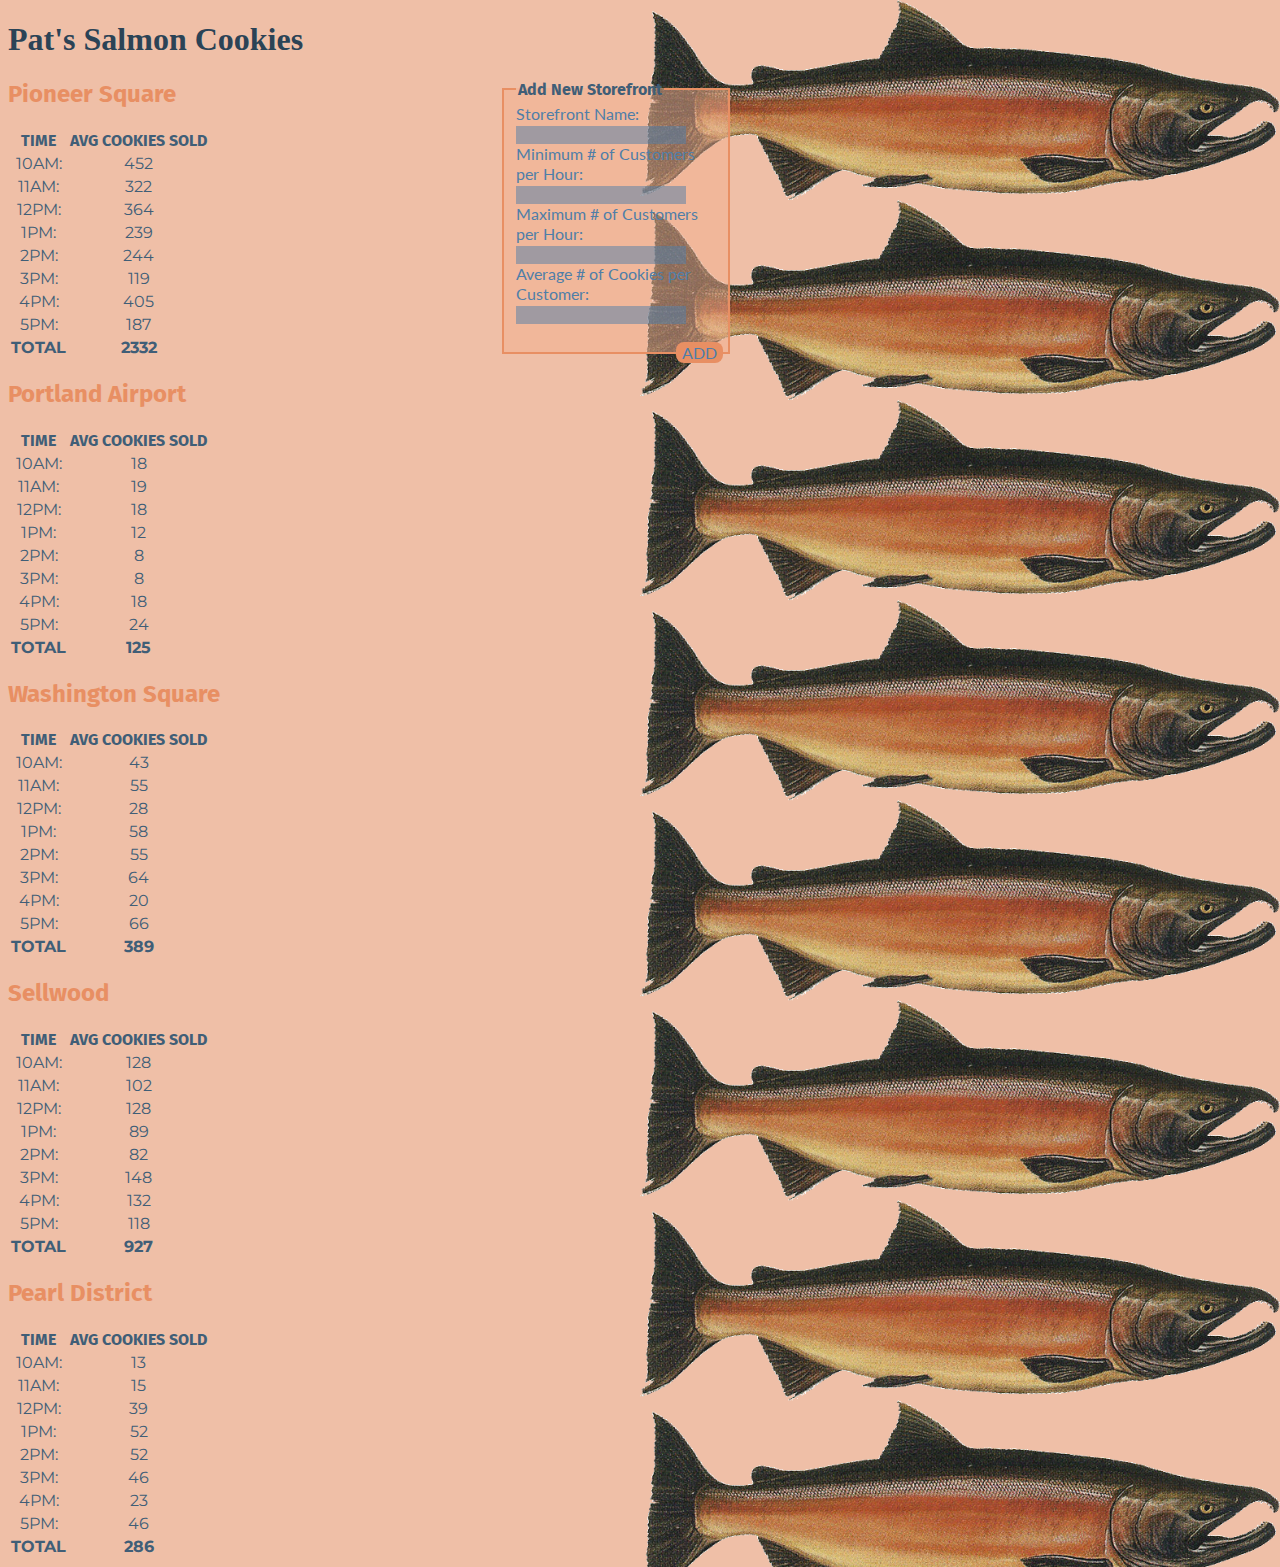
<file: index.html>
<!DOCTYPE HTML>
<html>
<head>
  <link rel = "stylesheet" type = "text/css" href = "style.css"/>
  <link rel = "stylesheet" type = "text/css" href = "form.css"/>
  <title>
    Pat's Fish Cookies
  </title>
</head>
<body>
  <h1> Pat's Salmon Cookies </h1>
  <form name=newStoreFront>
    <fieldset>
      <legend>Add New Storefront</legend>
      <label>Storefront Name:<br/>
        <input type="text" name="name"/></label><br/>
        <label>Minimum # of Customers per Hour:<br/>
          <input type="number" name="min" /></label><br/>
          <label>Maximum # of Customers per Hour:<br/>
            <input type="number" name="max" /></label><br/>
            <label>Average # of Cookies per Customer:</br>
              <input type="number" name="avg" /></label><br/>
              <br>
              <input type="button" value="ADD" onclick="addStoreFront()">
            </fieldset>
          </form>
          <div id = writeTables></div>

          <script type="text/javascript" src="fish.js"></script>
        </body>
        </html>
</file>
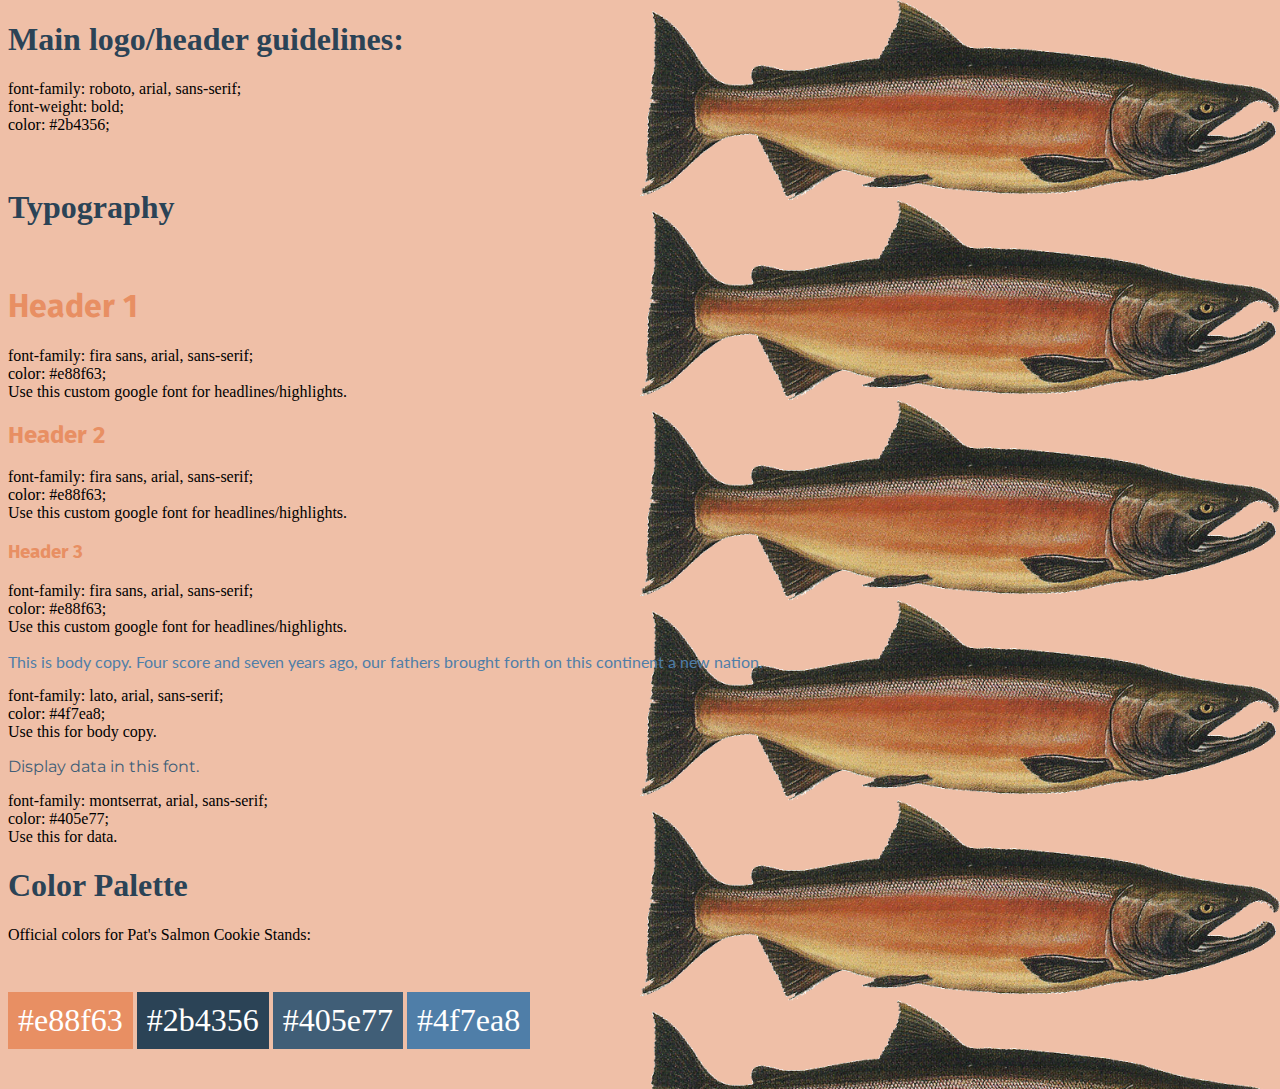
<file: styleguide.html>
<!-- A custom Google font for highlights
A specified standard san-serif web font for data (such as Arial, Verdana, or Helvetica)
A specified standard serif web font for text (such as Georgia, Times, etc.)
Specified different font colors for all three font usages
A background color for the default page background (make sure font colors have good contrast and are readable on this background)
A different background color for elements such as boxes and tables (so make sure the font colors contrast against this well, too!)
Anything else you'd like to add related to style. But remember: simplicity, clarity, and consistency are good things in design. -->

<!DOCTYPE HTML>
<html>
  <head>
    <title> styleguide </title>
    <link rel = "stylesheet" type = "text/css" href = "style.css"/>
  </head>

  <body>
    <h1>Main logo/header guidelines:</h1>
    <p>font-family: roboto, arial, sans-serif;<br>
    font-weight: bold;<br>
    color: #2b4356;<br></p>
    <br>

    <h1>Typography</h1>
    <br>

    <h1 class = "head1 color1">Header 1</h1>
    <p>font-family: fira sans, arial, sans-serif;<br>
    color: #e88f63;<br>
    Use this custom google font for headlines/highlights.</p>

    <h2 class ="head1 color1">Header 2</h2>
    <p>font-family: fira sans, arial, sans-serif;<br>
    color: #e88f63;<br>
    Use this custom google font for headlines/highlights.</p>

    <h3 class ="head1 color1">Header 3</h3>
    <p>font-family: fira sans, arial, sans-serif;<br>
    color: #e88f63;<br>
    Use this custom google font for headlines/highlights.</p>

    <p class = "bodycopy"> This is body copy. Four score and seven years ago, our fathers brought forth on this continent a new nation.</p>
    <p>font-family: lato, arial, sans-serif;<br>
    color: #4f7ea8;<br>
    Use this for body copy.</p>

    <p class = "data"> Display data in this font.</p>
    <p>font-family: montserrat, arial, sans-serif;<br>
    color: #405e77;<br>
    Use this for data.</p>

    <h1> Color Palette</h1>
  <p>Official colors for Pat's Salmon Cookie Stands:</p>
  <p class="theme1 theme2"> #e88f63</p>
  <p class="theme1 theme3"> #2b4356</p>
  <p class="theme1 theme4"> #405e77</p>
  <p class="theme1 theme5"> #4f7ea8</p>



  </body>
</html>
</file>
<file: style.css>
@import url('https://fonts.googleapis.com/css?family=Homemade+Apple|Fira+Sans|Lato|Montserrat');

body {
  background-color: #efbfa7;
  background-image: url("salmon.png");
  background-repeat: repeat-y;
  background-position: right top;
  background-size: 50%;
  background-attachment: scroll;
}

h1{
  font-family: "Homemade Apple", cursive;
  color: #2b4356;
}

h2{
  font-family: "Fira Sans", arial, sans-serif;
  color:#e88f63;
}

.color1{
  color:#e88f63;
}
.head1{
  font-family: "Fira Sans", arial, sans-serif;

}

.bodycopy{
  font-family: "Lato", arial, sans-serif;
  color: #4f7ea8;
}

#writeTables, .data, tbody{
  font-family: "Montserrat", arial, sans-serif;
  color:#405e77;
}

.theme1{
  display: inline-block;
  vertical-align: middle;
  font-size: 2em;
  color: white;
  padding: 10px;
}

.theme2{
  background-color: #e88f63
}

.theme3{
  background-color: #2b4356
}

.theme4{
  background-color: #405e77

}

.theme5{
    background-color: #4f7ea8
}

table, th {
  font-family: "Fira Sans", arial, sans-serif;
  text-transform: uppercase;
  /*font-size: 75%;*/

}

td {
  text-align: center;
  padding: 1px;
  /*font-size: 75%;*/
  font-weight: normal;
}

tr:hover {
  background-color: #e88f63;
}
</file>
<file: form.css>
fieldset{
  border-color: #e88f63;
  border-style: solid;
  background-color: rgba(244,176,141,0.5);
  /*margin-left: 25%;
  margin-right: 55%;*/
width: 200px;
  position: absolute;
  left: 500px;
}

label, input[type=button]{
  font-family: "Lato", arial, sans-serif;
  color:#4f7ea8;
}

legend{
  font-family: "Fira Sans", arial, sans-serif;
  color:#405e77;
  font-weight: bold;
}

input[type=button]{
background-color: #e88f63;
/*margin-right: 10%;*/
position: absolute;
right: 5px;
border-radius: 8px;
border: none;
font-size: 1em;

}

input[type=text], input[type=number]{
  background-color:rgba(79,126,168,0.5);
  font-family: "Lato", arial, sans-serif;
  color:#405e77;
  border: none;
}
</file>
